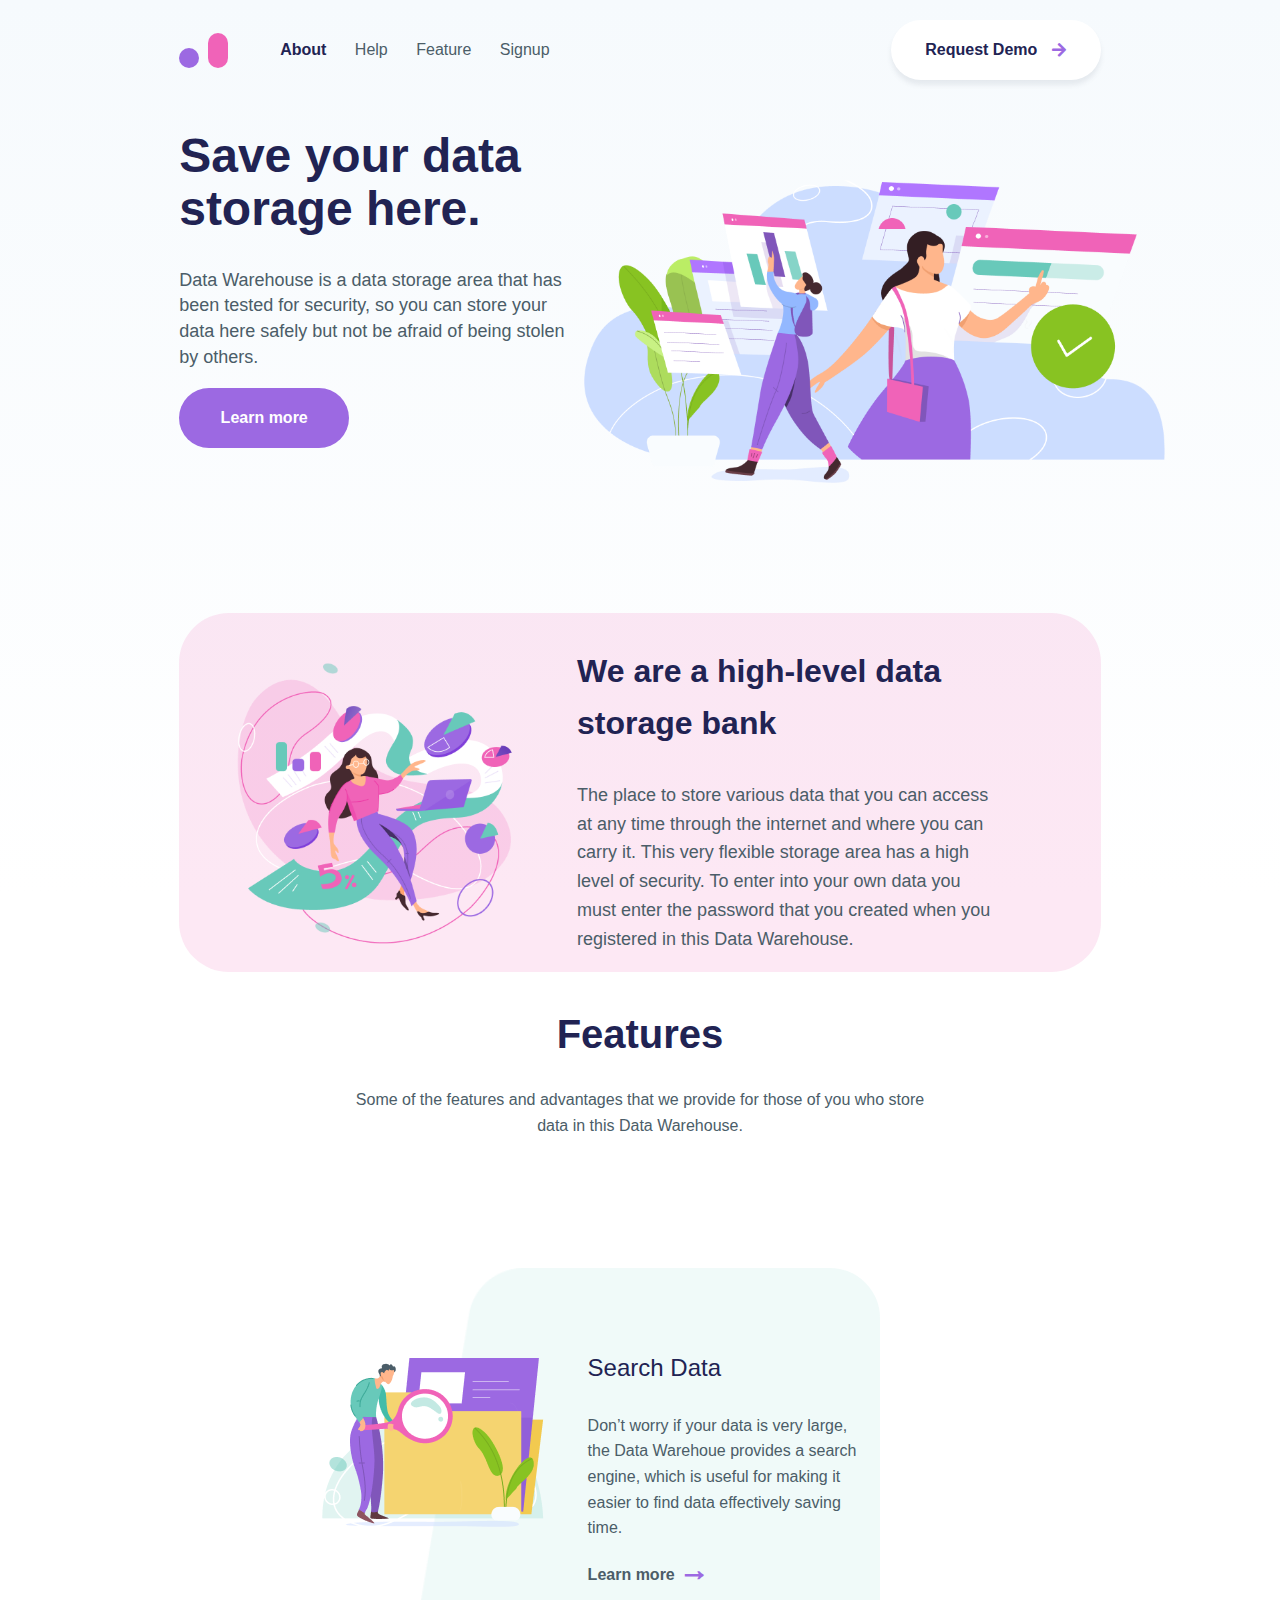
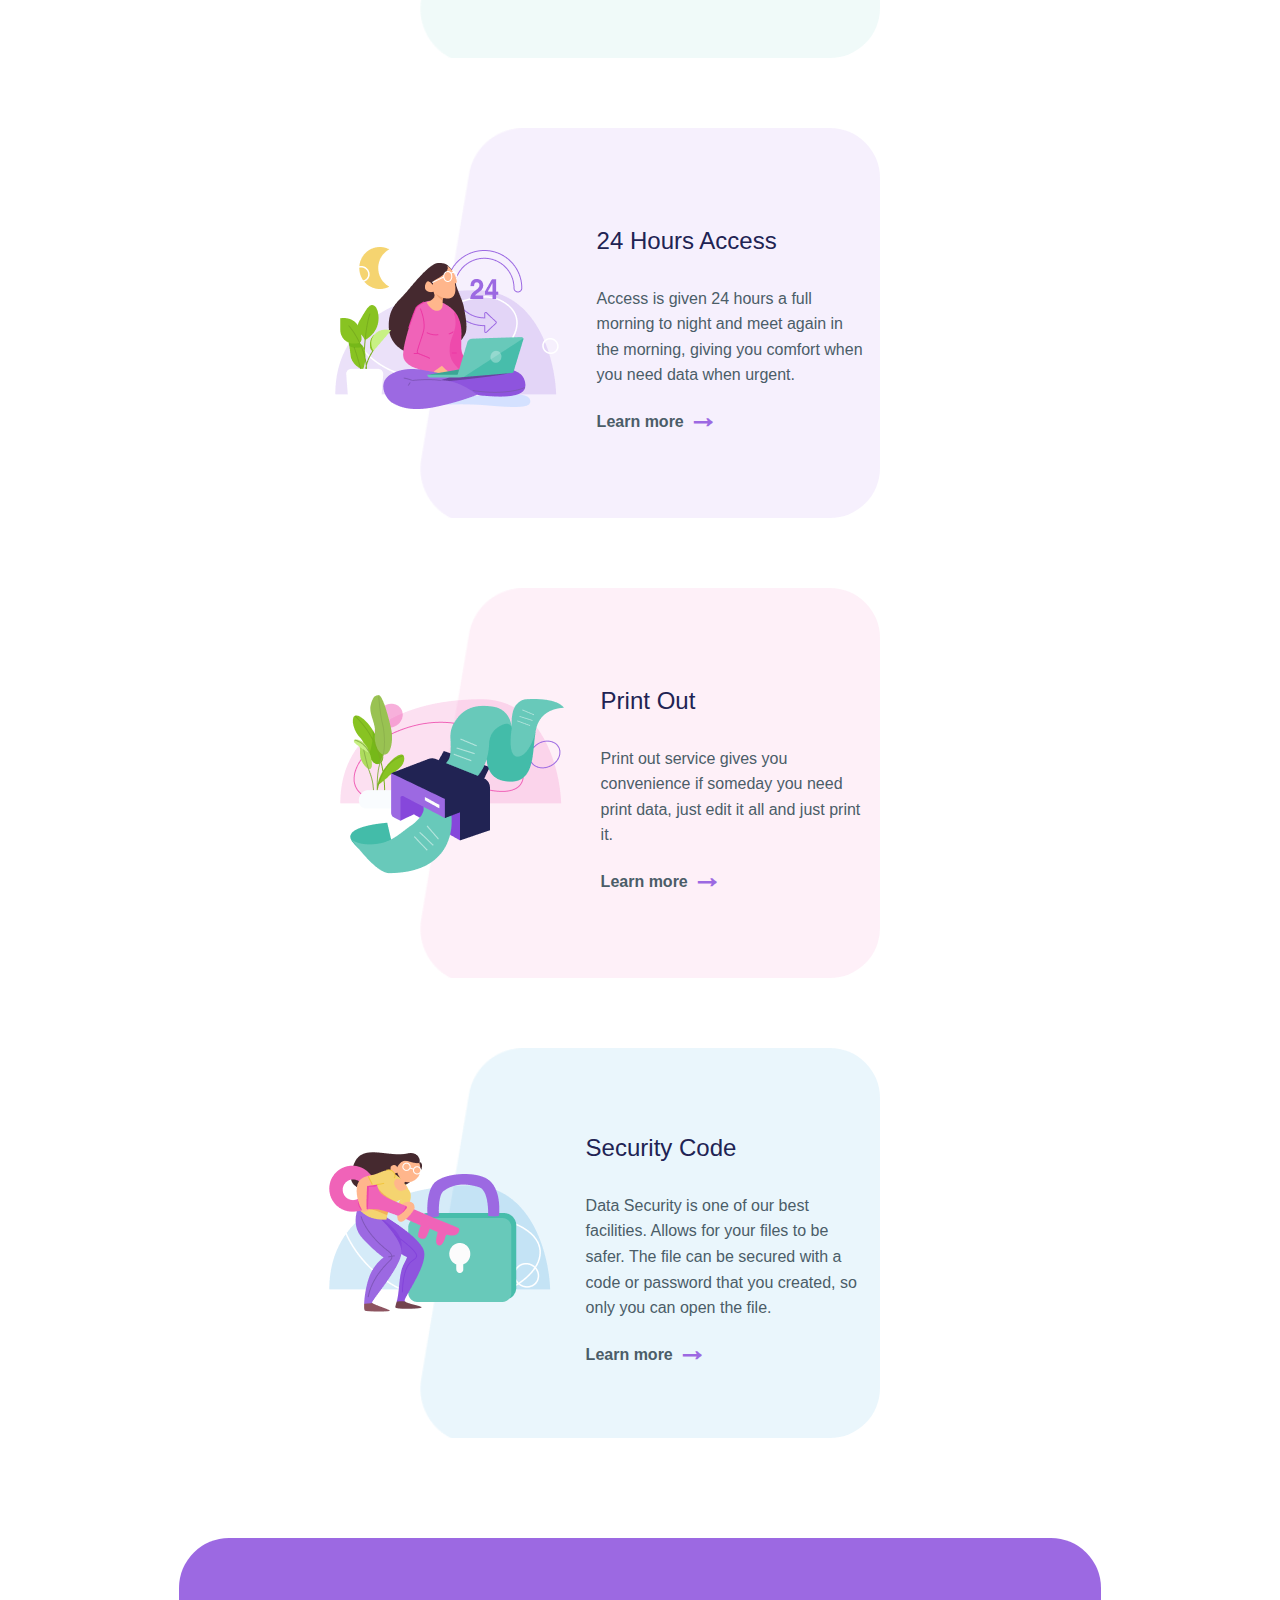
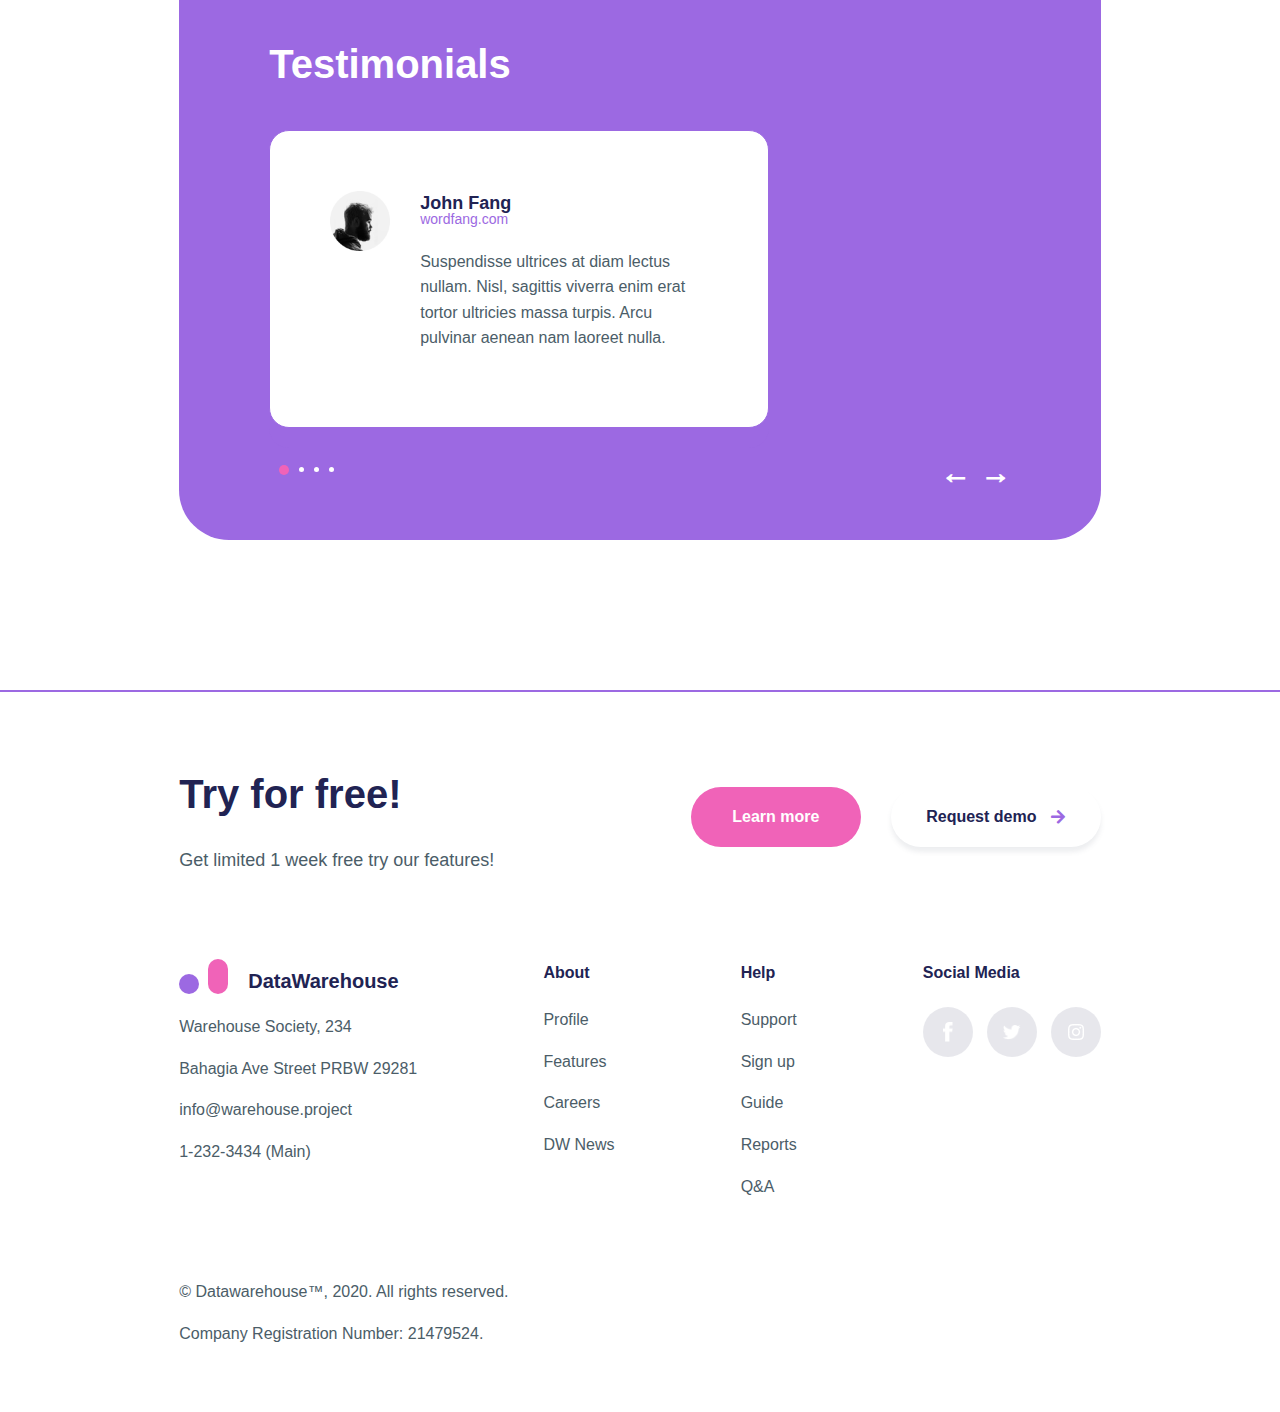
<file: index.html>
<!DOCTYPE html>
<html lang="en">

<head>
    <meta charset="UTF-8">
    <meta http-equiv="X-UA-Compatible" content="IE=edge">
    <meta name="viewport" content="width=device-width, initial-scale=1.0">
    <link rel="stylesheet" href="style.css">
    <link rel="stylesheet" href="https://cdnjs.cloudflare.com/ajax/libs/font-awesome/5.15.3/css/all.min.css">
    <script src="./index.js"></script>
    <title>Data Warehouse</title>
</head>

<body onload="init()">

    <header id="about-section">
        <nav>
            <div class="logo-container">
                <div class="logo">
                    <div class="short-rectangle"></div>
                    <div class="long-rectangle"></div>
                </div>
                <i class="fas fa-bars burger" id="menu-icon"></i>
            </div>
            <ul>
                <li class="active-page">About</li>
                <li>Help</li>
                <li>Feature</li>
                <li>Signup</li>
            </ul>
            <a href="/demo.html">
                <button class="demo-button">
                    Request Demo
                    <i class="fas fa-arrow-right"></i>
                </button>
            </a>
            <div class="mobile-nav">
                <a href="#about-section">
                    <p>About</p>
                </a>
                <a href="#help-section">
                    <p>Help</p>
                </a>
                <a href="#feature-section">
                    <p>Feature</p>
                </a>
                <a href="#signup-section">
                    <p>Signup</p>
                </a>
                <a href="/demo.html">
                    <button class="mobile-demo-button">
                        Request Demo
                        <i class="fas fa-arrow-right"></i>
                    </button>
                </a>
            </div>
        </nav>
        <div class=" hero-section">
            <img class="hero-image" src="./images/image1 1.png" alt="secure data image">
            <h1>Save your data storage here.</h1>
            <p>Data Warehouse is a data storage area that has been
                tested for security, so you can store your data here
                safely but not be afraid of being stolen by others.</p>
            <button>Learn more</button>
        </div>
    </header>
    <main>
        <div class="card" id="help-section">
            <img class="card-image" src="./images/image2.png" alt="high level data bank">
            <div>
                <h3>We are a high-level data storage bank</h3>
                <p>
                    The place to store various data that you can access at any time through the internet and where you
                    can carry it.
                    This very flexible storage area has a high level of security. To enter into your own data you must
                    enter the password that you created when you registered in this Data Warehouse.
                </p>
            </div>
        </div>
        <section class="features">
            <div class="features-heading">
                <h3>Features</h3>
                <p>Some of the features and advantages that we provide for those of you who store data in this Data
                    Warehouse.</p>
            </div>
            <div class="features-container">
                <div class="feature">
                    <img src="./images/image3 1.png" alt="">
                    <div>
                        <h4>Search Data</h4>
                        <p>
                            Don’t worry if your data is very large, the Data Warehoue provides a search engine, which is
                            useful
                            for making it easier to find data effectively saving time.
                        </p>
                        <p class="learn-more">Learn more <span class="arrow">&rarr;</span></p>
                    </div>
                </div>
                <div class="feature">
                    <img src="./images/image4.png" alt="">
                    <div>
                        <h4>24 Hours Access</h4>
                        <p>
                            Access is given 24 hours a full morning to night and
                            meet again in the morning, giving you comfort when
                            you need data when urgent.
                        </p>
                        <p class="learn-more">Learn more <span class="arrow">&rarr;</span></p>
                    </div>
                </div>
                <div class="feature" id="feature-section">
                    <img src="./images/image5 1.png" alt="">
                    <div>
                        <h4>Print Out</h4>
                        <p>
                            Print out service gives you convenience if someday
                            you need print data, just edit it all and just print it.
                        </p>
                        <p class="learn-more">Learn more <span class="arrow">&rarr;</span></p>
                    </div>
                </div>
                <div class="feature">
                    <img src="./images/image6 1.png" alt="">
                    <div>
                        <h4>Security Code</h4>
                        <p>
                            Data Security is one of our best facilities. Allows for your files
                            to be safer. The file can be secured with a code or password that
                            you created, so only you can open the file.
                        </p>
                        <p class="learn-more">Learn more <span class="arrow">&rarr;</span></p>
                    </div>
                </div>
            </div>
        </section>
        <div class="testimonials">
            <h4>Testimonials</h4>
            <div class="testimonials-container">
                <div class="testimonial active-testimonial">
                    <img src="./images/Ellipse 76.png" alt="John Fang">
                    <div>
                        <h5>John Fang</h5>
                        <p class="tag">wordfang.com</p>
                        <p>
                            Suspendisse ultrices at diam lectus nullam.
                            Nisl, sagittis viverra enim erat tortor ultricies massa turpis. Arcu pulvinar aenean
                            nam
                            laoreet nulla.
                        </p>
                    </div>
                </div>
                <!-- <div class="testimonial">
                    <img src="./images/Ellipse 76 (1).png" alt="John Fang">
                    <div>
                        <h5>Jeny Doe</h5>
                        <p class="tag">UX Engineer</p>
                        <p class="testimonial-text">
                            Suspendisse ultrices at diam lectus nullam.
                            Nisl, sagittis viverra enim erat tortor ultricies massa turpis. Arcu pulvinar aenean nam
                            laoreet nulla.
                        </p>
                    </div>
                </div>
                <div class="testimonial">
                    <img src="./images/Ellipse 76 (2).png" alt="William">
                    <div>
                        <h5>William</h5>
                        <p class="tag">Web Designer</p>
                        <p class="testimonial-text">
                            Suspendisse ultrices at diam lectus nullam.
                            Nisl, sagittis viverra enim erat tortor ultricies massa turpis. Arcu pulvinar aenean nam
                            laoreet nulla.
                        </p>
                    </div>
                </div> -->
            </div>
            <div class="scroll">
                <div class="ellipses">
                    <div class="dot"></div>
                    <div class="dot"></div>
                    <div class="dot"></div>
                    <div class="dot"></div>
                </div>
                <div class="scroll-arrows">
                    <div class="arrow">&larr;</div>
                    <div class="arrow">&rarr;</div>
                </div>
            </div>
        </div>
    </main>
    <footer id="signup-section">
        <div class="footer-top">
            <div>
                <h3>Try for free!</h3>
                <p>Get limited 1 week free try our features!</p>
            </div>
            <div class="buttons">
                <button class="button-1">Learn more</button>
                <button class="demo-button">Request demo <i class="fas fa-arrow-right"></i></button>
            </div>
        </div>
        <div class="footer-middle">
            <div>
                <h3>
                    <div class="logo">
                        <div class="short-rectangle"></div>
                        <div class="long-rectangle"></div>
                    </div>
                    DataWarehouse
                </h3>
                <p>Warehouse Society, 234</p>
                <p>Bahagia Ave Street PRBW 29281</p>
                <p>info@warehouse.project</p>
                <p>1-232-3434 (Main)</p>
            </div>
            <div>
                <h4>About</h4>
                <p>Profile</p>
                <p>Features</p>
                <p>Careers</p>
                <p>DW News</p>
            </div>
            <div>
                <h4>Help</h4>
                <p>Support</p>
                <p>Sign up</p>
                <p>Guide</p>
                <p>Reports</p>
                <p>Q&A</p>
            </div>
            <div>
                <h4>Social Media</h4>
                <div class="social-icons">
                    <div class="facebook">
                        <img src="./images/Combined-Shape-path.png" alt="facebook" width="9.58px">
                    </div>
                    <div class="twitter">
                        <img src="./images/twitter.png" alt="twitter" width="18.27px">
                    </div>
                    <div class="instagram">
                        <img src="./images/Vector.png" alt="instagram" width="16">
                    </div>
                </div>
            </div>
        </div>
        <div class="footer-bottom">
            <div>
                <p>© Datawarehouse™, 2020. All rights reserved.</p>
                <p>Company Registration Number: 21479524.</p>
            </div>
            <div></div>
        </div>
    </footer>
</body>

</html>
</file>
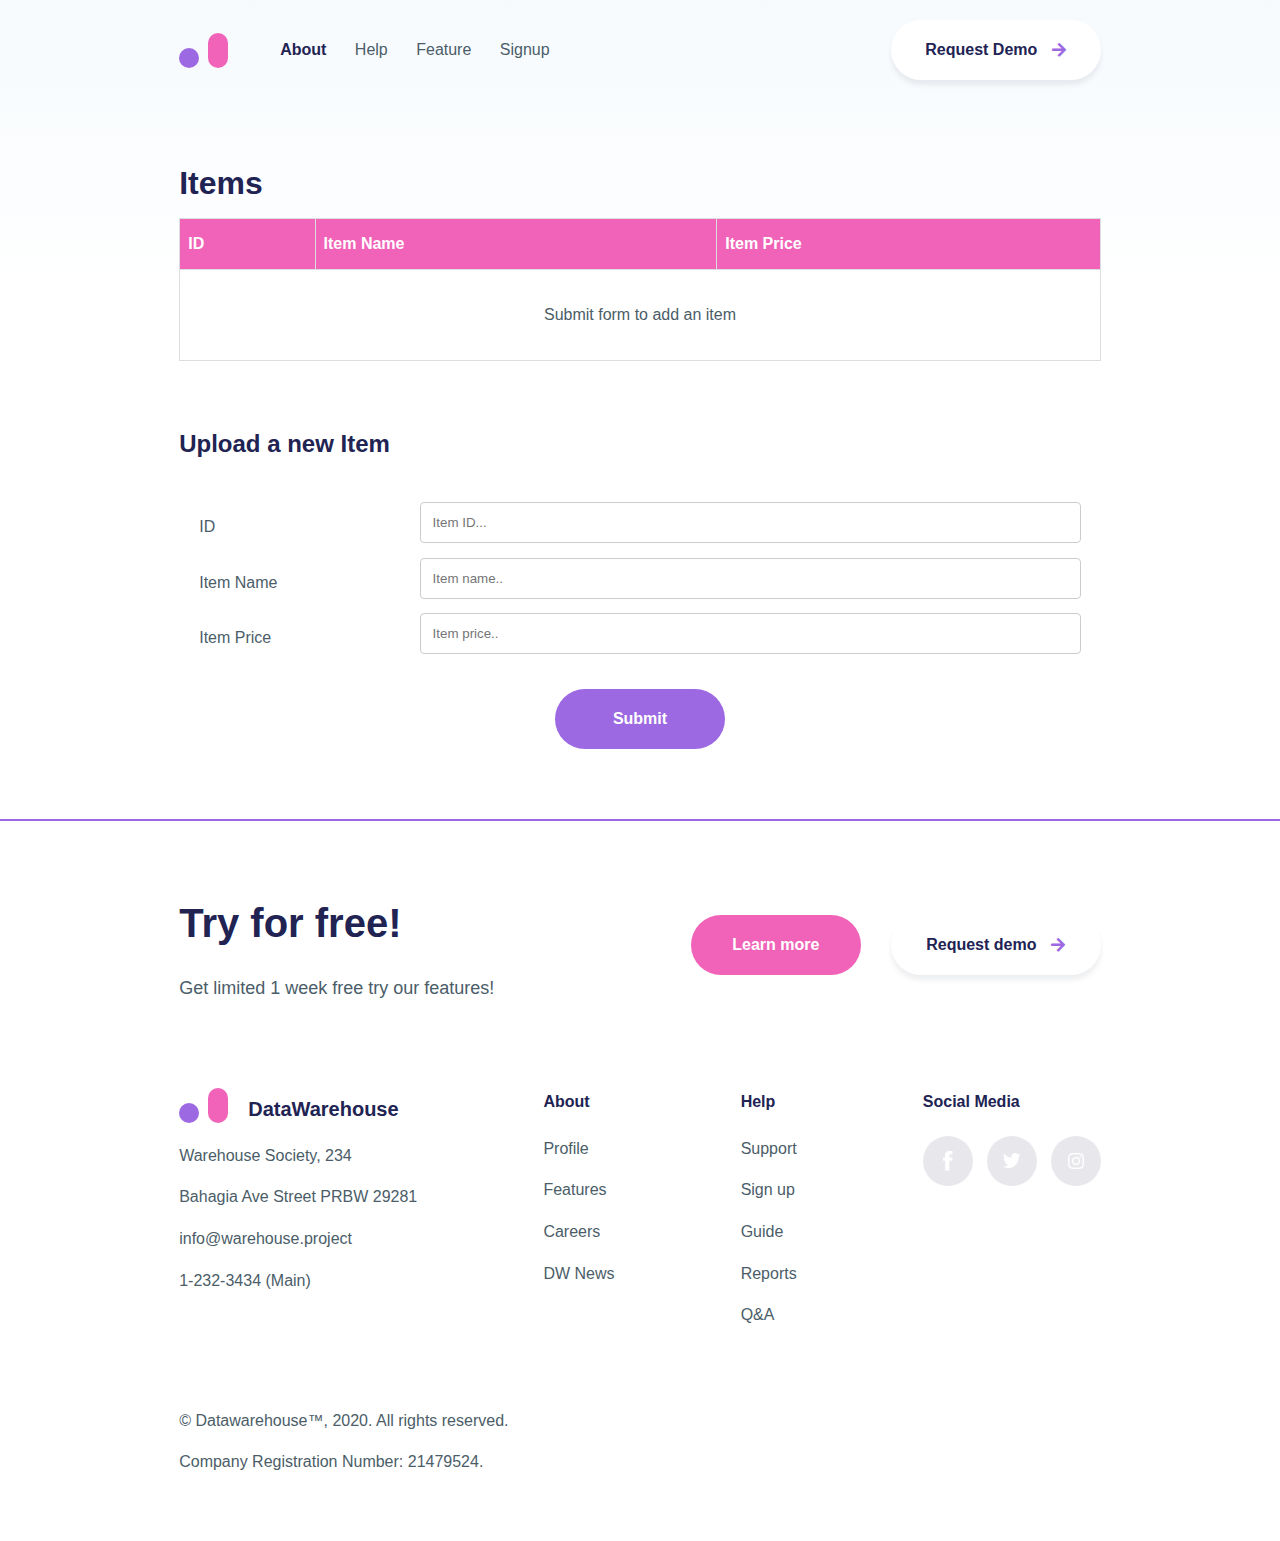
<file: demo.html>
<!DOCTYPE html>
<html lang="en">

<head>
    <meta charset="UTF-8">
    <meta http-equiv="X-UA-Compatible" content="IE=edge">
    <meta name="viewport" content="width=device-width, initial-scale=1.0">
    <link rel="stylesheet" href="./style.css">
    <link rel="stylesheet" href="https://cdnjs.cloudflare.com/ajax/libs/font-awesome/5.15.3/css/all.min.css">

    <script src="./index.js"></script>
    <title>Data Warehouse</title>
</head>

<body onload="getItems()">

    <header>
        <nav>
            <div class="logo-container">
                <div class="logo">
                    <div class="short-rectangle"></div>
                    <div class="long-rectangle"></div>
                </div>
                <i class="fas fa-bars burger" id="menu-icon"></i>
            </div>
            <ul>
                <li class="active-page">About</li>
                <li>Help</li>
                <li>Feature</li>
                <li>Signup</li>
            </ul>
            <a href="/demo.html">
                <button class="demo-button">
                    Request Demo
                    <i class="fas fa-arrow-right"></i>
                </button>
            </a>
            <div class="mobile-nav">
                <a href="#about-section">
                    <p>About</p>
                </a>
                <a href="#help-section">
                    <p>Help</p>
                </a>
                <a href="#feature-section">
                    <p>Feature</p>
                </a>
                <a href="#signup-section">
                    <p>Signup</p>
                </a>
                <a href="/demo.html">
                    <button class="mobile-demo-button">
                        Request Demo
                        <i class="fas fa-arrow-right"></i>
                    </button>
                </a>
            </div>
        </nav>
    </header>


    <main>
        <h1>Items</h1>
        <table id="items">
            <tr>
                <th>ID</th>
                <th>Item Name</th>
                <th>Item Price</th>
            </tr>

            <tr>
                <td id="loading-items" colspan="3">Loading items...</td>
            </tr>

        </table>

        <h2>Upload a new Item</h2>

        <div class="container">
            <form``>
                <div class="row">
                    <div class="col-25">
                        <label for="id">ID</label>
                    </div>
                    <div class="col-75">
                        <input type="text" id="id" name="id" placeholder="Item ID...">
                    </div>
                </div>
                <div class="row">
                    <div class="col-25">
                        <label for="name">Item Name</label>
                    </div>
                    <div class="col-75">
                        <input type="text" id="name" name="name" placeholder="Item name..">
                    </div>
                </div>
                <div class="row">
                    <div class="col-25">
                        <label for="price">Item Price</label>
                    </div>
                    <div class="col-75">
                        <input type="number" id="price" name="price" placeholder="Item price..">
                    </div>
                </div>


                <br>
                <div class="row">
                    <input id="add-item" type="button" value="Submit" onclick="addItem()">
                </div>
                </form>
        </div>

    </main>

    <footer>
        <div class="footer-top">
            <div>
                <h3>Try for free!</h3>
                <p>Get limited 1 week free try our features!</p>
            </div>
            <div class="buttons">
                <button class="button-1">Learn more</button>
                <button class="demo-button">Request demo <i class="fas fa-arrow-right"></i></button>
            </div>
        </div>
        <div class="footer-middle">
            <div>
                <h3>
                    <div class="logo">
                        <div class="short-rectangle"></div>
                        <div class="long-rectangle"></div>
                    </div>
                    DataWarehouse
                </h3>
                <p>Warehouse Society, 234</p>
                <p>Bahagia Ave Street PRBW 29281</p>
                <p>info@warehouse.project</p>
                <p>1-232-3434 (Main)</p>
            </div>
            <div>
                <h4>About</h4>
                <p>Profile</p>
                <p>Features</p>
                <p>Careers</p>
                <p>DW News</p>
            </div>
            <div>
                <h4>Help</h4>
                <p>Support</p>
                <p>Sign up</p>
                <p>Guide</p>
                <p>Reports</p>
                <p>Q&A</p>
            </div>
            <div>
                <h4>Social Media</h4>
                <div class="social-icons">
                    <div class="facebook">
                        <img src="./images/Combined-Shape-path.png" alt="facebook" width="9.58px">
                    </div>
                    <div class="twitter">
                        <img src="./images/twitter.png" alt="twitter" width="18.27px">
                    </div>
                    <div class="instagram">
                        <img src="./images/Vector.png" alt="instagram" width="16">
                    </div>
                </div>
            </div>
        </div>
        <div class="footer-bottom">
            <div>
                <p>© Datawarehouse™, 2020. All rights reserved.</p>
                <p>Company Registration Number: 21479524.</p>
            </div>
            <div></div>
        </div>
    </footer>

</body>

</html>
</file>
<file: style.css>
*,
*,
*,
::after,
::before {
    box-sizing: border-box;
}

body {
    background: linear-gradient(180deg, #F6FAFD 0%, #FFFFFF 19.4%);
    color: #4B5D68;
    font-family: Avenir, Arial, Helvetica, sans-serif;
    font-style: normal;
    font-weight: 500;
    font-size: 1rem;
    line-height: 160%;
    display: flex;
    flex-direction: column;
    min-height: 100vh;
    margin: 0;
}

main {
    flex-grow: 1;
}

h1,
h2,
h3,
h4,
h5,
h6 {
    color: #212353;
    font-family: Helvetica, sans-serif;
}

header {
    padding: 20px 14%;
}

nav {
    display: flex;
    align-items: center;
}

.logo {
    display: flex;
    gap: 9px;
    align-items: flex-end;
}

.short-rectangle {
    width: 20px;
    height: 20px;
    background: #9C69E2;
    border-radius: 20px;
}

.long-rectangle {
    width: 20px;
    height: 35px;
    background: #F063B8;
    border-radius: 20px;
}

header ul {
    list-style-type: none;
    flex-basis: 100%;
    color: #4B5D68;
    font-size: 16px;
    font-weight: 500;
    cursor: pointer;
}


header ul:hover .active-page {
    font-weight: 500;
    color: #4B5D68;
}

.active-page,
header ul li:hover,
header ul:hover .active-page:hover {
    color: #212353;
    font-weight: 700;
}


header li {
    display: inline;
    margin: 0 12px;
}

nav a {
    text-decoration: none;
    transition: all 0.3s ease;
}

nav a:visited {
    text-decoration: none;
}

nav a:hover {
    color: #212353;
    font-weight: 800;
}

.burger {
    display: none;
    cursor: pointer;
}

.burger div {
    width: 25px;
    height: 3px;
    background-color: #9C69E2;
    margin: 5px;
    transition: all 0.3s ease;
}

#menu-icon {
    display: none;
}

.mobile-nav {
    display: none;
}

button,
input[type=button] {
    border: none;
    width: 170px;
    height: 60px;
    text-align: center;
    text-decoration: none;
    display: flex;
    align-items: center;
    justify-content: center;
    font-size: 16px;
    font-weight: 700;
    border-radius: 50px;
    cursor: pointer;
}

button:hover {
    opacity: 70%;
}

.demo-button,
.mobile-demo-button {
    width: 210px;
    box-shadow: 0px 5px 5px rgba(75, 93, 104, 0.1);
    background: #FFFFFF;
    color: #212353;
    gap: 15px;
}

.demo-button i,
.mobile-demo-button i {
    color: #9C69E2;
}

.mobile-demo-button {
    margin: auto;
}

@keyframes move-right {
    100% {
        transform: translateX(5px) translateY(-50%);
    }
}


.arrow {
    color: #9C69E2;
    height: 20px;
    font-size: 30px;
    font-weight: 1000;
}

.hero-section {
    margin-right: -7%;
    margin-top: 50px;
}

.hero-section h1 {
    font-family: Helvetica;
    font-weight: 700;
    font-size: 3rem;
    line-height: 110%;
    color: #212353;
}

.hero-section p {
    font-weight: 500;
    font-size: 18px;
}

.hero-section button {
    width: 170px;
    background: #9C69E2;
    color: #FFFFFF;
}

.hero-image {
    margin-top: 50px;
    width: 60%;
    float: right;
}

main {
    clear: both;
    padding: 50px 14%;
}

.card {
    background: rgba(240, 99, 184, 0.15);
    border-radius: 50px;
    padding-right: 93px;
    margin-top: 50px;
    margin-bottom: 50px;
    display: flex;
    gap: 50px;
    flex-wrap: wrap;
    align-items: center;
    justify-content: center;
    font-weight: 500;
    font-size: 18px;
    line-height: 160%;
}

.card-image {
    width: 40%;
}

.card div {
    width: 50%;
}

.card h3 {
    font-weight: 700;
    font-size: 2rem;
    line-height: 52px;
}

.features-heading {
    text-align: center;
    max-width: 585px;
    margin: auto;
}

.features-heading h3 {
    font-weight: 700;
    font-size: 2.5rem;
}

.features-container {
    display: flex;
    flex-wrap: wrap;
    justify-content: space-between;
    align-items: center;
    gap: 40px;
    margin-top: 100px;
    margin-bottom: 100px;
}

@media screen and (max-width: 1420px) {
    .features-container {
        justify-content: center;
    }

    .features {
        width: 100%;
    }
}

.feature {
    max-width: 480px;
    height: 390px;
    font-weight: 400;
    font-size: 1rem;
    display: flex;
    justify-content: center;
    align-items: center;
    gap: 12px;
    padding: 50px 12px;
    margin-top: 30px;
    border-radius: 50px;
    background-repeat: no-repeat;
    background-position-x: 20px;
    background-size: cover;
}

.learn-more {
    font-size: 16px;
    font-weight: 800;
}

.feature:nth-child(1) {
    background-image: url(./images/Rectangle\ 39.png);
}

.feature:nth-child(2) {
    background-image: url(./images/Rectangle\ 39\ \(1\).png);
}

.feature:nth-child(3) {
    background-image: url(./images/Rectangle\ 39\ \(2\).png);
}

.feature:nth-child(4) {
    background-image: url(./images/Rectangle\ 39\ \(3\).png);
}

.feature div {
    margin-left: -15%;
}

.feature img {
    width: 60%;
    position: relative;
    left: -20%;
}

.feature h4 {
    font-weight: 400;
    font-size: 1.5rem;
}


.testimonials {
    background: #9C69E2;
    border-radius: 50px;
    padding: 60px 90px;
    margin-bottom: 100px;
}

.testimonials h4 {
    font-weight: 700;
    font-size: 40px;
    color: #FFFFFF;
}

.testimonials-container {
    display: flex;
    gap: 20px;
    margin-right: -180px;
}


.testimonial {
    padding: 60px;
    margin-bottom: 32px;
    display: flex;
    flex-direction: row;
    background: #FFFFFF;
    box-shadow: 0px 20px 0px rgba(156, 105, 226, 0.1);
    border-radius: 20px;
    align-items: flex-start;
    gap: 30px;
    overflow: hidden;
    border: 1px solid #9C69E2;
    flex-basis: 20%;
    min-width: 300px;
}

.testimonial-text {
    height: 120px;
    overflow: hidden;
}

.active-testimonial {
    min-width: 500px;
    flex-basis: 40%;
}

.testimonial h5 {
    margin: 0;
    font-weight: 900;
    font-size: 18px;
}

.tag {
    margin-top: -10px;
    color: #9C69E2;
    font-size: 14px;
}

.testimonial img {
    width: 60px;
    height: 60px;
}

.scroll {
    display: flex;
    justify-content: space-between;
}

.ellipses {
    color: white;
    font-size: 50px;
    display: flex;
    margin-left: 10px;
    gap: 10px;
    align-items: center;
}

.dot {
    width: 5px;
    height: 5px;
    border-radius: 5px;
    background: #FFFFFF;
}


.dot:nth-child(1) {
    width: 10px;
    height: 10px;
    background: #F063B8;
}

.scroll-arrows {
    display: flex;
    gap: 10px;
}

.scroll-arrows .arrow {
    color: #FFFFFF;
}


footer {
    padding: 50px 14%;
    display: flex;
    flex-direction: column;
    gap: 48px;
    font-size: 16px;
    border-top: 2px solid #9C69E2;
}

footer h4 {
    font-size: 16px;
}

.footer-top {
    font-size: 18px;
    display: flex;
    align-items: center;
    justify-content: center;
    gap: 48px;
    flex-wrap: wrap;
}

.footer-top .button-1 {
    background: #F063B8;
    color: #FFFFFF;
}

.footer-top .buttons {
    flex-grow: 1;
    display: flex;
    justify-content: flex-end;
    gap: 30px;
}

@media screen and (max-width: 1100px) {
    .footer-top .buttons {
        justify-content: center;
        /* align-items: center; */
        flex-wrap: wrap;
    }
}


.footer-top h3 {
    font-size: 40px;
}

.footer-middle {
    display: flex;
    justify-content: space-between;
    flex-wrap: wrap;
    gap: 48px;
}

.footer-middle h3 {
    font-size: 20px;
    display: flex;
    align-items: flex-end;
    gap: 20px;
}

.social-icons {
    display: flex;
    gap: 14px;
}

.facebook,
.twitter,
.instagram {
    width: 50px;
    height: 50px;
    border-radius: 50px;
    background: #212353;
    opacity: 0.1;
    display: flex;
    justify-content: center;
    /* padding-top: 15%; */
    align-items: center;
}

#items {
    font-family: Arial, Helvetica, sans-serif;
    border-collapse: collapse;
    width: 100%;
    border-radius: 50px;
    margin-bottom: 70px;
}

#items #loading-items {
    text-align: center;
    padding: 32px;
}

#items td,
#items th {
    border: 1px solid #ddd;
    padding: 8px;
}

#items tr:hover {
    background-color: #ddd;
}

#items th {
    padding-top: 12px;
    padding-bottom: 12px;
    text-align: left;
    background-color: #F063B8;
    color: white;
}

input[type=text],
input[type=number],
select,
textarea {
    width: 100%;
    padding: 12px;
    border: 1px solid #ccc;
    border-radius: 4px;
    resize: vertical;
}

label {
    padding: 12px 12px 12px 0;
    display: inline-block;
}

input[type=button] {
    background-color: #9C69E2;
    color: white;
    cursor: pointer;
    margin: auto;
}

input[type=button]:hover {
    opacity: 80%;
}

.container {
    border-radius: 5px;
    /* background-color: #f2f2f2; */
    padding: 20px;
}

.col-25 {
    float: left;
    width: 25%;
    margin-top: 6px;
}

.col-75 {
    float: left;
    width: 75%;
    margin-top: 6px;
}

/* Clear floats after the columns */
.row::after {
    content: "";
    display: table;
    clear: both;
}

/* Responsive layout - when the screen is less than 600px wide, make the two columns stack on top of each other instead of next to each other */
@media screen and (max-width: 600px) {

    .col-25,
    .col-75,
    input[type=submit] {
        width: 100%;
        margin-top: 0;
    }
}


/* Media queries */

@media (max-width: 1000px) {
    nav {
        position: static;
    }

    nav ul {
        display: none;
    }

    nav .demo-button {
        display: none;
    }

    #menu-icon {
        display: block;
        margin-left: auto;
        font-size: 32px;
        cursor: pointer;
        color: #9C69E2;
    }


    nav {
        flex-direction: column;
        align-items: space-between;
    }

    .logo-container {
        display: flex;
        width: 100%;
        justify-content: space-between;
        align-items: center;
        position: fixed;
        padding-left: 10%;
        padding-right: 10%;
        z-index: 100;
        background: #FFFFFF;
        top: 0;
        height: 80px;
    }

    .mobile-nav {
        border-top: 1px solid #ddd;
        border-bottom: 1px solid #ddd;
        /* display: block; */
        position: fixed;
        top: 80px;
        background: #FFFFFF;
        width: 100%;
        text-align: center;
        padding-bottom: 12px;
        z-index: 100;
    }

    .mobile-nav-active {
        display: block;
    }

    .mobile-nav p {
        padding: 12px;
    }

    .mobile-nav p:hover {
        font-weight: 600;
    }

    .mobile-nav a {
        color: #4B5D68
    }



    nav {
        justify-content: space-between;
    }

    .hero-section {
        display: flex;
        flex-direction: column;
        justify-content: center;
        align-items: center;
    }

    .hero-image {
        width: 100%;
    }

    .card {
        padding: 32px;
    }

    .card div,
    .card-image {
        width: 100%;
    }

}
</file>
